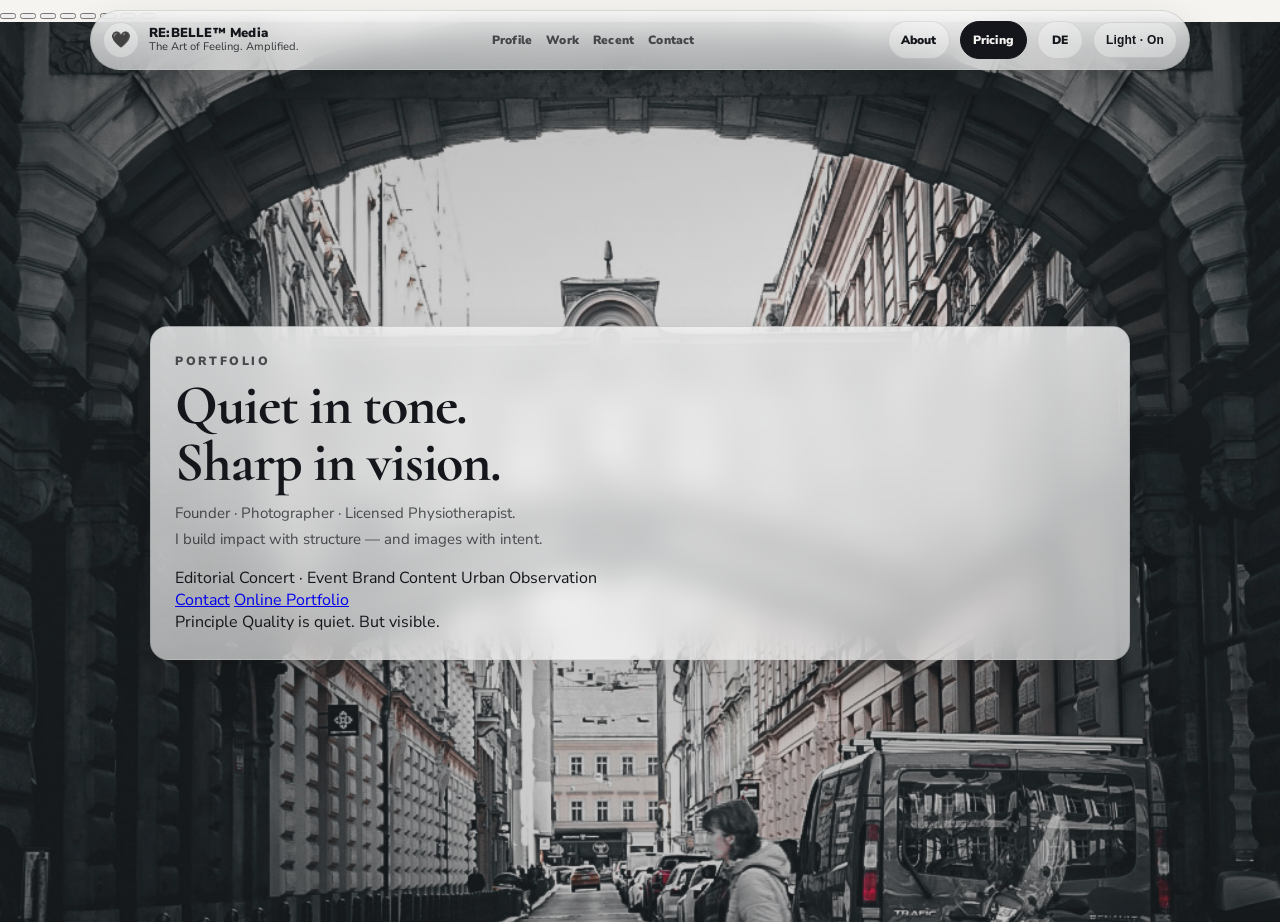
<file: en/index.html>
<!doctype html>
<html lang="en" data-theme="light">
<head>
  <meta charset="utf-8" />
  <meta name="viewport" content="width=device-width, initial-scale=1" />
  <title>RE:BELLE™ Media | Portfolio</title>
  <meta name="description" content="Portfolio – RE:BELLE™ Media. Founder & Photographer. The Art of Feeling. Amplified." />

  <link rel="preconnect" href="https://fonts.googleapis.com">
  <link rel="preconnect" href="https://fonts.gstatic.com" crossorigin>
  <link href="https://fonts.googleapis.com/css2?family=Cormorant:wght@400;600&family=Nunito+Sans:wght@400;600;800;900&display=swap" rel="stylesheet">

  <link rel="stylesheet" href="../styles.css" />
</head>

<body>
  <a class="skip" href="#panel-1">Skip to content</a>

  <header class="topbar" role="banner">
    <div class="topbar__inner">
      <div class="brand" aria-label="Brand">
        <span class="brand__mark" aria-hidden="true">🖤</span>
        <div class="brand__text">
          <div class="brand__name">RE:BELLE™ Media</div>
          <div class="brand__tag">The Art of Feeling. Amplified.</div>
        </div>
      </div>

      <nav class="nav" aria-label="Navigation">
        <a href="#panel-1">Profile</a>
        <a href="#panel-5">Work</a>
        <a href="#panel-7">Recent</a>
        <a href="#panel-8">Contact</a>
      </nav>

      <div class="topbar__actions">
        <a class="pill" href="../about.html">About</a>
        <a class="pill pill--accent" href="../Preisliste.html">Pricing</a>

        <a class="pill pill--lang" href="/" aria-label="Zur deutschen Version">DE</a>
        <button class="pill" id="themeBtn" type="button" aria-pressed="false" aria-label="Toggle theme">Light · On</button>
      </div>
    </div>
  </header>

  <aside class="dots" aria-label="Sections">
    <button class="dot is-active" data-to="panel-1" aria-label="Go to Profile"></button>
    <button class="dot" data-to="panel-2" aria-label="Go to Focus"></button>
    <button class="dot" data-to="panel-3" aria-label="Go to Perspective"></button>
    <button class="dot" data-to="panel-4" aria-label="Go to What I do"></button>
    <button class="dot" data-to="panel-5" aria-label="Go to Photography"></button>
    <button class="dot" data-to="panel-6" aria-label="Go to Collaboration"></button>
    <button class="dot" data-to="panel-7" aria-label="Go to Recent"></button>
    <button class="dot" data-to="panel-8" aria-label="Go to Contact"></button>
  </aside>

  <main class="snap" id="snapRoot">

    <section class="panel" id="panel-1" data-bg="../assets/images/street_02.jpg">
      <div class="panel__bg" aria-hidden="true"></div>
      <div class="panel__shade" aria-hidden="true"></div>

      <div class="panel__content">
        <div class="glass reveal">
          <p class="eyebrow">Portfolio</p>
          <h1 class="h1">Quiet in tone.<br><span class="accent">Sharp in vision.</span></h1>

          <p class="lead">
            Founder · Photographer · Licensed Physiotherapist.<br>
            I build impact with structure — and images with intent.
          </p>

          <div class="chips">
            <span class="chip">Editorial</span>
            <span class="chip">Concert · Event</span>
            <span class="chip">Brand Content</span>
            <span class="chip">Urban Observation</span>
          </div>

          <div class="ctaRow">
            <a class="cta" href="#panel-8">Contact</a>
            <a class="cta ghost" href="https://portfolio.rebellemedia.de/" target="_blank" rel="noopener">Online Portfolio</a>
          </div>

          <div class="mini">
            <span class="mini__label">Principle</span>
            <span class="mini__text">Quality is quiet. But visible.</span>
          </div>
        </div>
      </div>
    </section>

    <section class="panel" id="panel-2" data-bg="../assets/images/street_03.jpg">
      <div class="panel__bg" aria-hidden="true"></div>
      <div class="panel__shade" aria-hidden="true"></div>

      <div class="panel__content">
        <div class="glass reveal">
          <p class="eyebrow">Swiss-Professional</p>
          <h2 class="h2">Substance over spectacle.</h2>
          <p class="lead">
            Calm, precise, long-term. No empty promises — clear decisions and work that holds up under pressure.
          </p>

          <div class="grid2">
            <div class="card">
              <h3>How I work</h3>
              <p>Observe. Distill. Execute. No noise. No drama.</p>
            </div>
            <div class="card">
              <h3>What matters</h3>
              <p>Quality, responsibility, timing — and a look that doesn’t need explaining.</p>
            </div>
          </div>
        </div>
      </div>
    </section>

    <section class="panel" id="panel-3" data-bg="../assets/images/urban_01.jpg">
      <div class="panel__bg" aria-hidden="true"></div>
      <div class="panel__shade" aria-hidden="true"></div>

      <div class="panel__content">
        <div class="glass reveal">
          <p class="eyebrow">Perspective</p>
          <h2 class="h2">I don’t show everything.<br>I show what matters.</h2>
          <p class="lead">Story without sugar. Aesthetics without decoration. Clarity without coldness.</p>

          <ul class="list">
            <li><span class="bullet"></span><span>Discreet presence over self-display</span></li>
            <li><span class="bullet"></span><span>Editorial feeling with structure</span></li>
            <li><span class="bullet"></span><span>Impact in the frame: rhythm, line, breath</span></li>
          </ul>

          <div class="mini">
            <span class="mini__label">Method</span>
            <span class="mini__text">I observe before I judge.</span>
          </div>
        </div>
      </div>
    </section>

    <section class="panel" id="panel-4" data-bg="../assets/images/street_01.jpg">
      <div class="panel__bg" aria-hidden="true"></div>
      <div class="panel__shade" aria-hidden="true"></div>

      <div class="panel__content">
        <div class="glass reveal">
          <p class="eyebrow">What I do</p>
          <h2 class="h2">Photography + strategy.<br>Cleanly connected.</h2>
          <p class="lead">
            I combine image language, structure, and emotion — so brands don’t have to get louder, just clearer.
          </p>

          <div class="grid3">
            <div class="stat"><div class="stat__num">Editorial</div><div class="stat__label">Worlds</div></div>
            <div class="stat"><div class="stat__num">Event</div><div class="stat__label">Presence</div></div>
            <div class="stat"><div class="stat__num">Brand</div><div class="stat__label">Impact</div></div>
          </div>
        </div>
      </div>
    </section>

    <section class="panel" id="panel-5" data-bg="../assets/images/street_02.jpg">
      <div class="panel__bg" aria-hidden="true"></div>
      <div class="panel__shade" aria-hidden="true"></div>

      <div class="panel__content">
        <div class="glass reveal">
          <p class="eyebrow">Photography</p>
          <h2 class="h2">Concert · Event · Editorial.</h2>
          <p class="lead">
            If you need visuals that don’t feel like advertising — but like intent.
          </p>

          <div class="grid2">
            <div class="card"><h3>Concert / Event</h3><p>Movement, light, proximity — without polishing away the truth.</p></div>
            <div class="card"><h3>Editorial / Brand</h3><p>Reduced, premium, clear. Built for high-end contexts.</p></div>
          </div>

          <div class="ctaRow">
            <a class="cta ghost" href="https://portfolio.rebellemedia.de/" target="_blank" rel="noopener">View Portfolio</a>
            <a class="cta" href="#panel-8">Contact</a>
          </div>
        </div>
      </div>
    </section>

    <section class="panel" id="panel-6" data-bg="../assets/images/street_03.jpg">
      <div class="panel__bg" aria-hidden="true"></div>
      <div class="panel__shade" aria-hidden="true"></div>

      <div class="panel__content">
        <div class="glass reveal">
          <p class="eyebrow">Collaboration</p>
          <h2 class="h2">If you want quality<br>that doesn’t shout.</h2>
          <p class="lead">
            Collaborations, brand content, editorials, concert sessions — clear process, clean communication, calm execution.
          </p>

          <ul class="list">
            <li><span class="bullet"></span><span>Editorial series</span></li>
            <li><span class="bullet"></span><span>Brand content with substance</span></li>
            <li><span class="bullet"></span><span>Event & concert photography</span></li>
          </ul>
        </div>
      </div>
    </section>

    <section class="panel panel--clean" id="panel-7">
      <div class="panel__content">
        <div class="cleanHead reveal">
          <p class="eyebrow">Recent · Observations</p>
          <h2 class="h2">City. Transitions. People in-between.</h2>
          <p class="lead">No explanation. Just vision.</p>
        </div>

        <div class="gallery reveal delay-150" aria-label="Recent work gallery">
          <figure class="shot"><img src="../assets/images/street_01.jpg" alt="Recent work 01" loading="lazy"></figure>
          <figure class="shot"><img src="../assets/images/street_02.jpg" alt="Recent work 02" loading="lazy"></figure>
          <figure class="shot"><img src="../assets/images/street_03.jpg" alt="Recent work 03" loading="lazy"></figure>
          <figure class="shot"><img src="../assets/images/urban_01.jpg" alt="Recent work 04" loading="lazy"></figure>
        </div>

        <div class="cleanFoot reveal delay-150">
          <div class="mini">
            <span class="mini__label">Method</span>
            <span class="mini__text">I observe before I judge.</span>
          </div>
        </div>
      </div>
    </section>

    <section class="panel panel--final" id="panel-8">
      <div class="panel__content">
        <div class="finalStack reveal">
          <div class="finalGrid" aria-label="Final landscapes">
            <figure class="finalShot">
              <img src="../assets/images/landscape_final_01.jpg" alt="Landscape – layers and quiet" loading="lazy">
            </figure>
            <figure class="finalShot">
              <img src="../assets/images/landscape_final_02.jpg" alt="River – light and mist" loading="lazy">
            </figure>
          </div>
          <p class="finalLine">Space works — when you let it.</p>
        </div>

        <div class="contactBlock reveal delay-150">
          <p class="eyebrow">Contact</p>
          <h2 class="h2">Inquiries</h2>

          <div class="contact">
            <a class="contact__item" href="mailto:rebelle.media.creator@gmail.com">
              <span class="contact__k">Mail</span><span class="contact__v">rebelle.media.creator@gmail.com</span>
            </a>
            <a class="contact__item" href="https://portfolio.rebellemedia.de/" target="_blank" rel="noopener">
              <span class="contact__k">Portfolio</span><span class="contact__v">portfolio.rebellemedia.de</span>
            </a>
            <a class="contact__item" href="https://newwomanintheshop.com" target="_blank" rel="noopener">
              <span class="contact__k">Shop</span><span class="contact__v">newwomanintheshop.com</span>
            </a>
            <a class="contact__item" href="https://quiet.rebellemedia.de" target="_blank" rel="noopener">
              <span class="contact__k">Concierge</span><span class="contact__v">quiet.rebellemedia.de</span>
            </a>
          </div>

          <footer class="rb-footer">
            <p>🖤 RE:BELLE™ Media</p>
            <p class="rb-footer__tag">The Art of Feeling. Amplified.</p>
            <p class="rb-footer__links">🖤rebelle.media.creator@gmail.com&nbsp;&nbsp; 🖤newwomanintheshop.com&nbsp;&nbsp; 🖤quiet.rebellemedia.de</p>
          </footer>
        </div>
      </div>
    </section>

  </main>

  <script src="../app.js"></script>
</body>
</html>
</file>
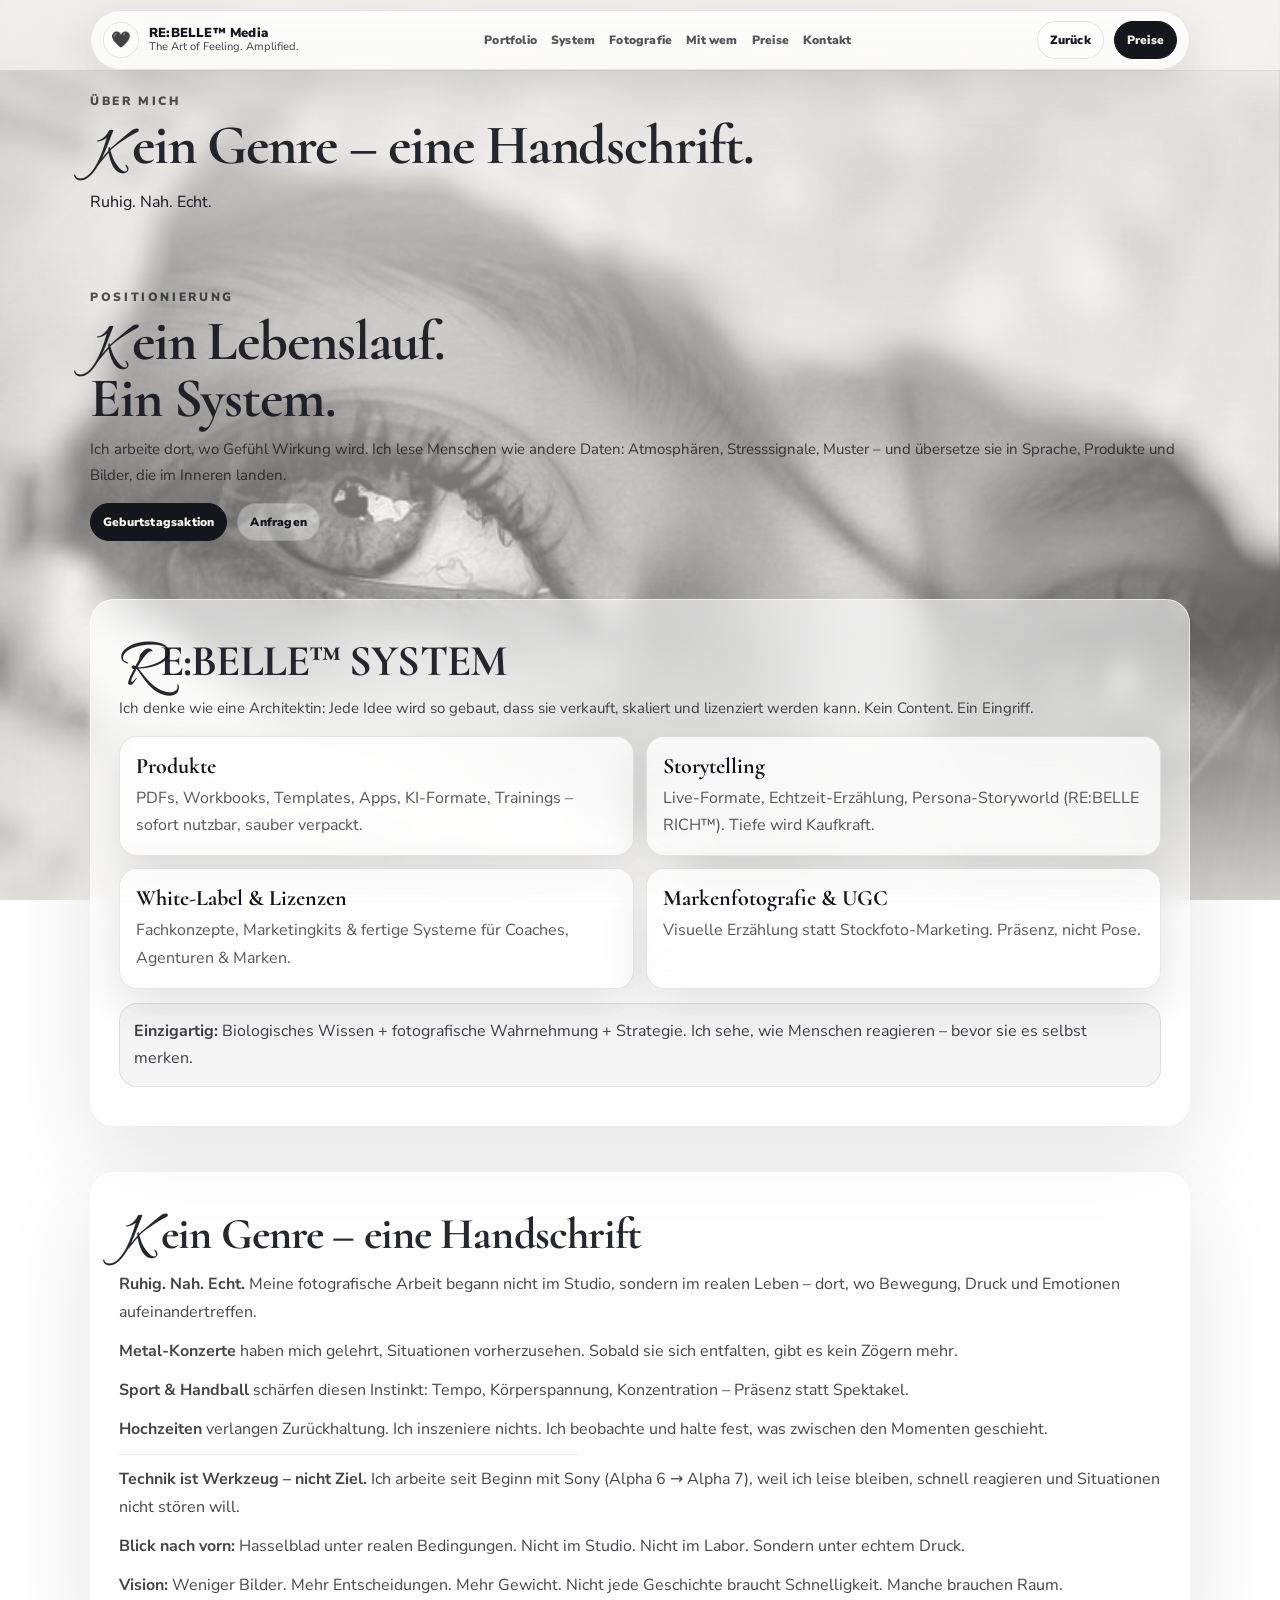
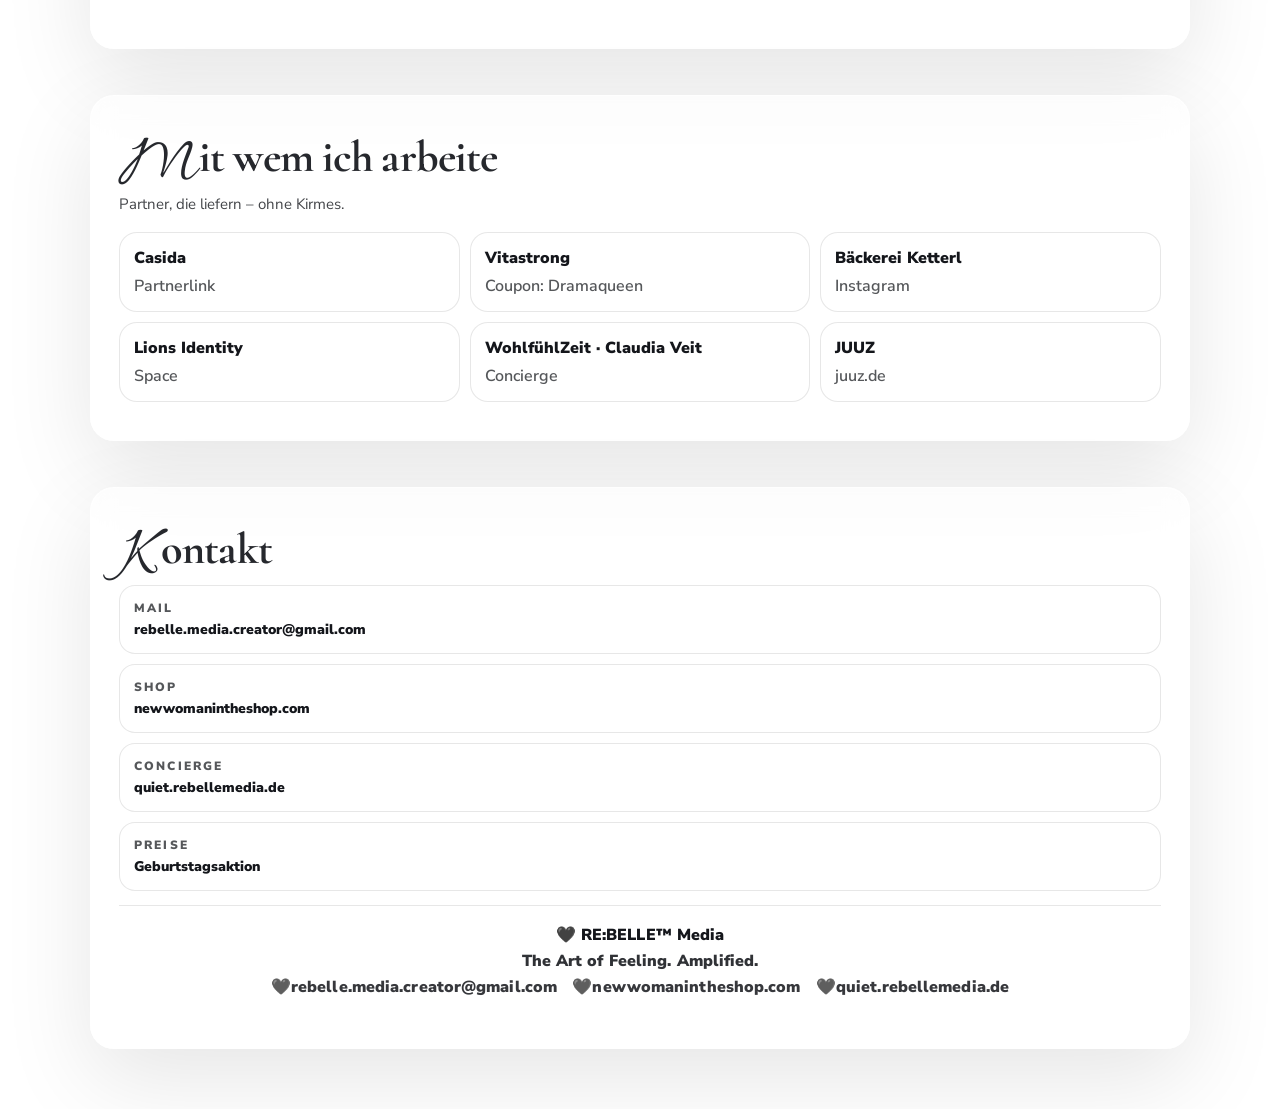
<file: About.html>
<!doctype html>
<html lang="de" data-theme="light">
<head>
  <meta charset="utf-8" />
  <meta name="viewport" content="width=device-width, initial-scale=1" />
  <title>RE:BELLE™ Media | Über mich</title>
  <meta name="description" content="Kein Lebenslauf. Ein System. Fotografie, Storytelling, digitale Produkte, White-Label." />

  <link rel="preconnect" href="https://fonts.googleapis.com">
  <link rel="preconnect" href="https://fonts.gstatic.com" crossorigin>
  <link href="https://fonts.googleapis.com/css2?family=Allura&family=Cormorant:wght@400;600&family=Nunito+Sans:wght@400;600;800;900&display=swap" rel="stylesheet">

  <link rel="stylesheet" href="styles.css" />
</head>

<body class="page-static about">
  <a class="skip" href="#main">Zum Inhalt springen</a>

  <header class="topbar topbar--static" role="banner">
    <div class="topbar__inner">
      <div class="brand" aria-label="Marke">
        <span class="brand__mark" aria-hidden="true">🖤</span>
        <div class="brand__text">
          <div class="brand__name">RE:BELLE™ Media</div>
          <div class="brand__tag">The Art of Feeling. Amplified.</div>
        </div>
      </div>

      <nav class="nav nav--inline" aria-label="Navigation">
        <a href="index.html">Portfolio</a>
        <a href="#system">System</a>
        <a href="#foto">Fotografie</a>
        <a href="#partner">Mit wem</a>
        <a href="Preisliste.html">Preise</a>
        <a href="#kontakt">Kontakt</a>
      </nav>

      <div class="topbar__actions">
        <a class="pill" href="index.html">Zurück</a>
        <a class="pill pill--accent" href="Preisliste.html">Preise</a>
      </div>
    </div>
  </header>

  <main id="main" class="static">

<section class="aboutHero">
  <div class="aboutHero__shade"></div>
  <div class="aboutHero__inner">
    <p class="eyebrow">ÜBER MICH</p>
    <h1 class="h1"><span class="dropcapA">K</span>ein Genre – eine Handschrift.</h1>
    <p class="aboutHero__sub">Ruhig. Nah. Echt.</p>
  </div>
</section>


    <!-- POSITIONIERUNG -->
    <section class="staticHero">
      <p class="eyebrow">POSITIONIERUNG</p>
      <h1 class="h1"><span class="dropcapA">K</span>ein Lebenslauf.<br>Ein System.</h1>
      <p class="lead">
        Ich arbeite dort, wo Gefühl Wirkung wird. Ich lese Menschen wie andere Daten:
        Atmosphären, Stresssignale, Muster – und übersetze sie in Sprache, Produkte und Bilder, die im Inneren landen.
      </p>
      <div class="staticCtas">
        <a class="pill pill--accent" href="Preisliste.html">Geburtstagsaktion</a>
        <a class="pill" href="#kontakt">Anfragen</a>
      </div>
    </section>

    <!-- SYSTEM -->
    <section class="staticSection" id="system">
      <h2 class="h2"><span class="dropcapA">R</span>E:BELLE™ SYSTEM</h2>
      <p class="lead">
        Ich denke wie eine Architektin: Jede Idee wird so gebaut, dass sie verkauft, skaliert und lizenziert werden kann.
        Kein Content. Ein Eingriff.
      </p>

      <div class="staticGrid">
        <article class="staticCard">
          <h3>Produkte</h3>
          <p>PDFs, Workbooks, Templates, Apps, KI-Formate, Trainings – sofort nutzbar, sauber verpackt.</p>
        </article>
        <article class="staticCard">
          <h3>Storytelling</h3>
          <p>Live-Formate, Echtzeit-Erzählung, Persona-Storyworld (RE:BELLE RICH™). Tiefe wird Kaufkraft.</p>
        </article>
        <article class="staticCard">
          <h3>White-Label & Lizenzen</h3>
          <p>Fachkonzepte, Marketingkits & fertige Systeme für Coaches, Agenturen & Marken.</p>
        </article>
        <article class="staticCard">
          <h3>Markenfotografie & UGC</h3>
          <p>Visuelle Erzählung statt Stockfoto-Marketing. Präsenz, nicht Pose.</p>
        </article>
      </div>

      <div class="staticNote">
        <b>Einzigartig:</b> Biologisches Wissen + fotografische Wahrnehmung + Strategie.
        Ich sehe, wie Menschen reagieren – bevor sie es selbst merken.
      </div>
    </section>

    <!-- FOTO -->
    <section class="staticSection" id="foto">
      <h2 class="h2"><span class="dropcapA">K</span>ein Genre – eine Handschrift</h2>

      <div class="staticProse">
        <p><b>Ruhig. Nah. Echt.</b> Meine fotografische Arbeit begann nicht im Studio, sondern im realen Leben – dort, wo Bewegung, Druck und Emotionen aufeinandertreffen.</p>
        <p><b>Metal-Konzerte</b> haben mich gelehrt, Situationen vorherzusehen. Sobald sie sich entfalten, gibt es kein Zögern mehr.</p>
        <p><b>Sport & Handball</b> schärfen diesen Instinkt: Tempo, Körperspannung, Konzentration – Präsenz statt Spektakel.</p>
        <p><b>Hochzeiten</b> verlangen Zurückhaltung. Ich inszeniere nichts. Ich beobachte und halte fest, was zwischen den Momenten geschieht.</p>

        <p class="staticSep"><span></span></p>

        <p><b>Technik ist Werkzeug – nicht Ziel.</b> Ich arbeite seit Beginn mit Sony (Alpha 6 → Alpha 7), weil ich leise bleiben, schnell reagieren und Situationen nicht stören will.</p>
        <p><b>Blick nach vorn:</b> Hasselblad unter realen Bedingungen. Nicht im Studio. Nicht im Labor. Sondern unter echtem Druck.</p>
        <p><b>Vision:</b> Weniger Bilder. Mehr Entscheidungen. Mehr Gewicht. Nicht jede Geschichte braucht Schnelligkeit. Manche brauchen Raum.</p>
      </div>
    </section>

    <!-- PARTNER -->
    <section class="staticSection" id="partner">
      <h2 class="h2"><span class="dropcapA">M</span>it wem ich arbeite</h2>
      <p class="lead">Partner, die liefern – ohne Kirmes.</p>

      <div class="partnerGrid">
        <a class="partnerItem" href="https://casida.com/?ref=dramaqueen" target="_blank" rel="noopener">Casida <span>Partnerlink</span></a>
        <a class="partnerItem" href="https://vitastrong.it/?coupon=Dramaqueen" target="_blank" rel="noopener">Vitastrong <span>Coupon: Dramaqueen</span></a>
        <a class="partnerItem" href="https://www.instagram.com/ketterl.baecker?igsh=MXFwOWpoeXRydG8wcQ==" target="_blank" rel="noopener">Bäckerei Ketterl <span>Instagram</span></a>
        <a class="partnerItem" href="https://lions-identity.manus.space/" target="_blank" rel="noopener">Lions Identity <span>Space</span></a>
        <a class="partnerItem" href="https://www.wohlfuehlzeit-claudiaveit.com/massageangebote" target="_blank" rel="noopener">WohlfühlZeit · Claudia Veit <span>Concierge</span></a>
        <a class="partnerItem" href="https://juuz.de" target="_blank" rel="noopener">JUUZ <span>juuz.de</span></a>
      </div>
    </section>

    <!-- KONTAKT -->
    <section class="staticSection" id="kontakt">
      <h2 class="h2"><span class="dropcapA">K</span>ontakt</h2>
      <div class="contact">
        <a class="contact__item" href="mailto:rebelle.media.creator@gmail.com"><span class="contact__k">Mail</span><span class="contact__v">rebelle.media.creator@gmail.com</span></a>
        <a class="contact__item" href="https://newwomanintheshop.com" target="_blank" rel="noopener"><span class="contact__k">Shop</span><span class="contact__v">newwomanintheshop.com</span></a>
        <a class="contact__item" href="https://quiet.rebellemedia.de" target="_blank" rel="noopener"><span class="contact__k">Concierge</span><span class="contact__v">quiet.rebellemedia.de</span></a>
        <a class="contact__item" href="Preisliste.html"><span class="contact__k">Preise</span><span class="contact__v">Geburtstagsaktion</span></a>
      </div>

      <footer class="rb-footer">
        <p>🖤 RE:BELLE™ Media</p>
        <p class="rb-footer__tag">The Art of Feeling. Amplified.</p>
        <p class="rb-footer__links">🖤rebelle.media.creator@gmail.com&nbsp;&nbsp; 🖤newwomanintheshop.com&nbsp;&nbsp; 🖤quiet.rebellemedia.de</p>
      </footer>
    </section>

  </main>
</body>
</html>
</file>
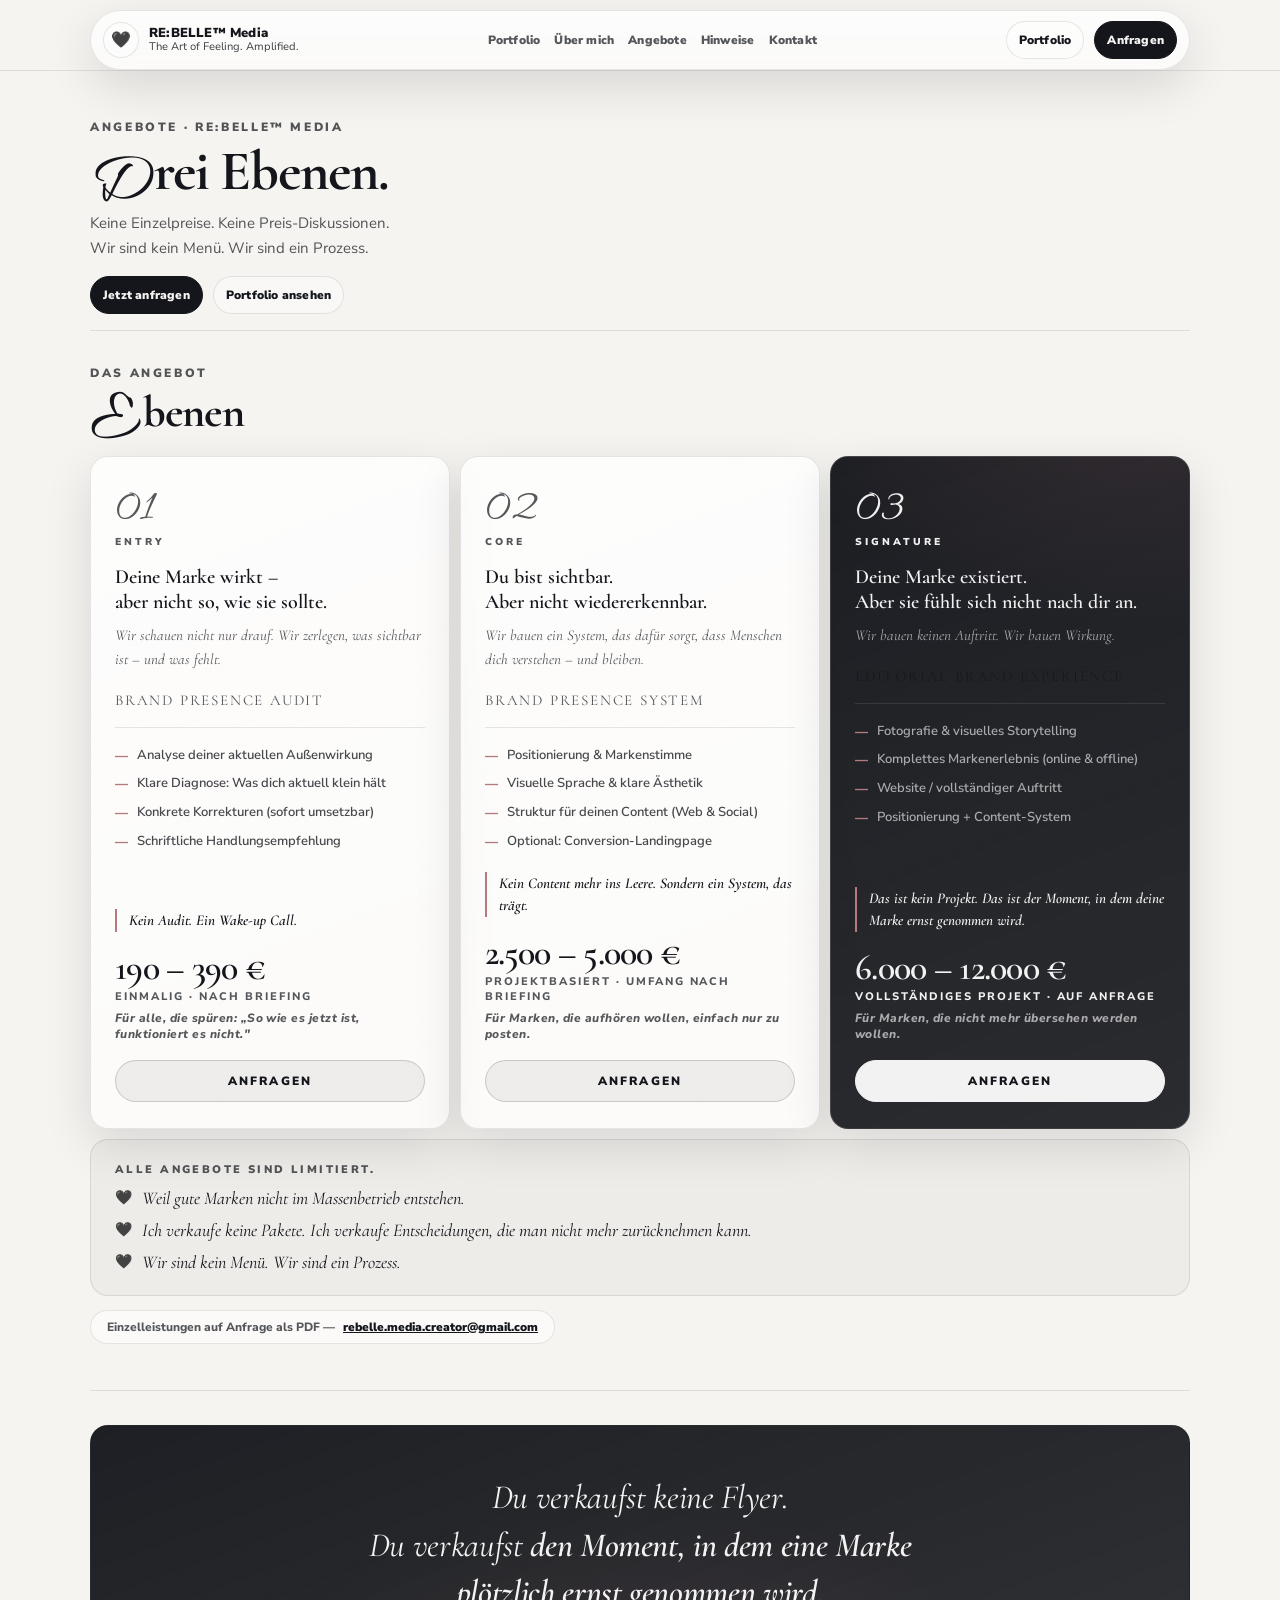
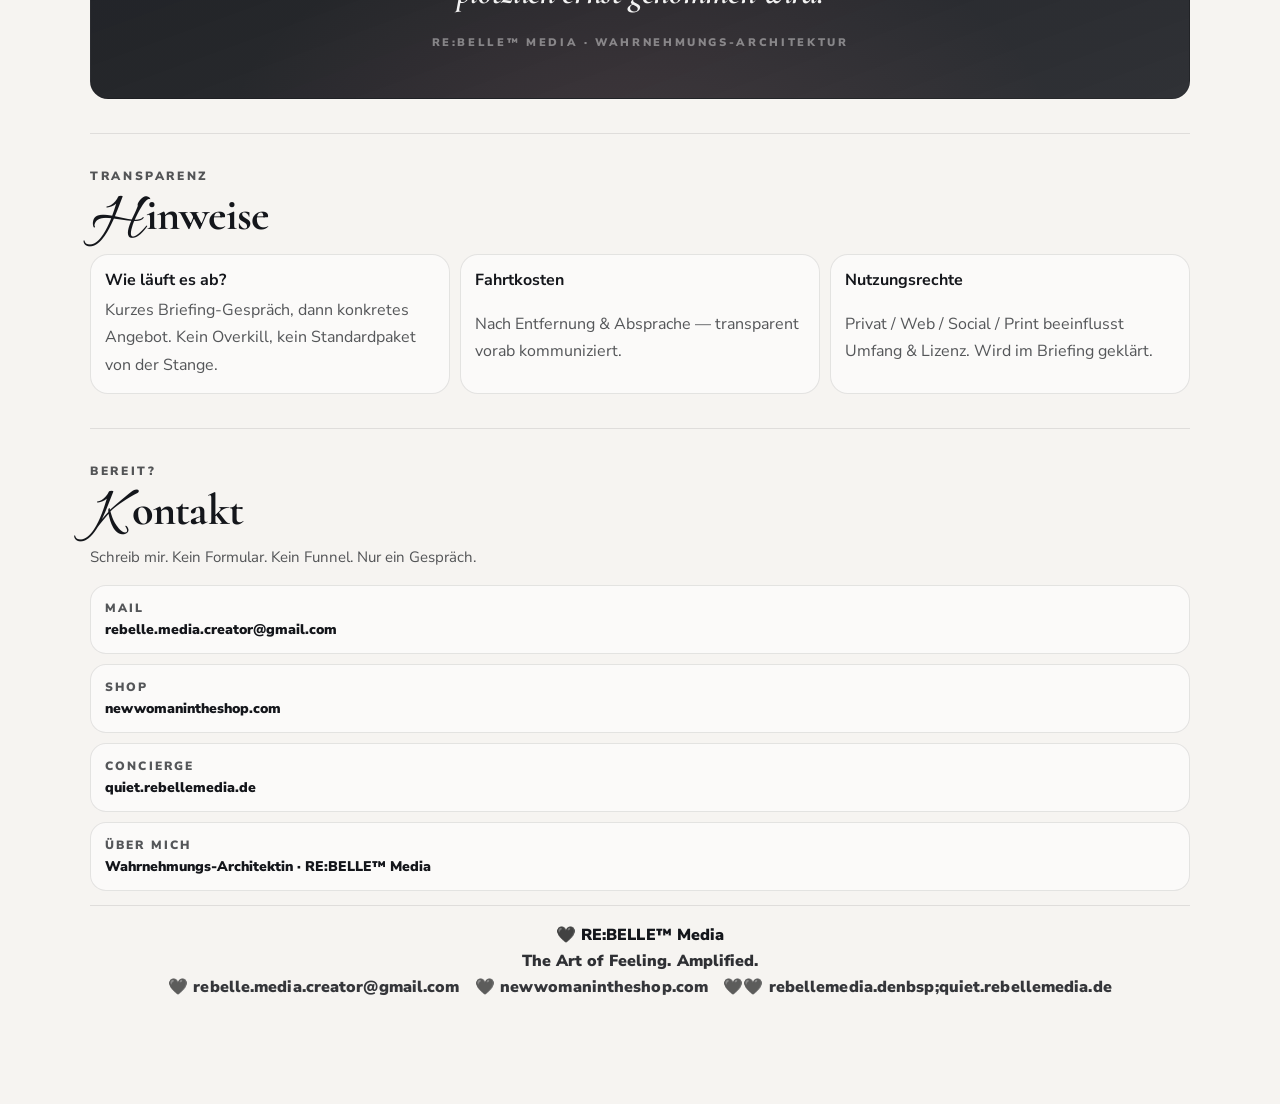
<file: Preisliste.html>
<!doctype html>
<html lang="de" data-theme="light">
<head>
  <meta charset="utf-8" />
  <meta name="viewport" content="width=device-width, initial-scale=1" />
  <title>RE:BELLE™ Media | Angebote</title>
  <meta name="description" content="Drei Ebenen. Keine Kompromisse. Markenwahrnehmung, die wirkt." />

  <link rel="preconnect" href="https://fonts.googleapis.com">
  <link rel="preconnect" href="https://fonts.gstatic.com" crossorigin>
  <link href="https://fonts.googleapis.com/css2?family=Allura&family=Cormorant:ital,wght@0,400;0,600;1,400&family=Nunito+Sans:wght@400;600;800;900&display=swap" rel="stylesheet">
  <link rel="stylesheet" href="styles.css" />

  <style>
    /* ── tiers ── */
    .tiers {
      display: grid;
      grid-template-columns: 1fr;
      gap: 2px;
      margin-top: 18px;
    }
    @media (min-width: 900px) {
      .tiers { grid-template-columns: repeat(3, 1fr); gap: 10px; }
    }

    .tier {
      position: relative;
      border: 1px solid var(--stroke);
      border-radius: var(--radius);
      padding: 30px 24px 26px;
      background: linear-gradient(160deg, var(--glass), var(--glass2));
      box-shadow: var(--shadow);
      display: flex;
      flex-direction: column;
      overflow: hidden;
      transition: box-shadow .25s ease, border-color .25s ease;
    }
    .tier:hover {
      border-color: var(--stroke2);
      box-shadow: 0 28px 70px rgba(0,0,0,.16);
    }

    /* Signature – dark */
    .tier--signature {
      background: linear-gradient(160deg, rgba(20,22,27,.97), rgba(20,22,27,.90));
      border-color: rgba(255,255,255,.13);
    }
    .tier--signature .tier__number,
    .tier--signature .tier__label,
    .tier--signature h3,
    .tier--signature .tier__hook,
    .tier--signature .tier__method,
    .tier--signature .tier__price,
    .tier--signature .tier__price-note { color: #f2f2f2; }
    .tier--signature .tier__subhook,
    .tier--signature .tier__item,
    .tier--signature .tier__footer { color: rgba(242,242,242,.65); }
    .tier--signature .tier__divider { background: rgba(255,255,255,.10); }
    .tier--signature .tier__item::before { color: var(--accent); }
    .tier--signature .tier__cta { background: #f2f2f2; color: #14161b; border-color: #f2f2f2; }
    .tier--signature .tier__cta:hover { background: var(--accent); border-color: var(--accent); color: #fff; }
    .tier--signature::before {
      content: "";
      position: absolute; inset: 0;
      background: radial-gradient(600px 400px at 85% -10%, rgba(181,122,126,.15), transparent 60%);
      pointer-events: none;
    }

    .tier__number {
      font-family: "Allura", cursive;
      font-size: 46px;
      line-height: 1;
      color: var(--muted);
      margin: 0 0 2px;
    }
    .tier__label {
      font-size: 10px;
      font-weight: 900;
      letter-spacing: .30em;
      text-transform: uppercase;
      color: var(--muted);
      margin: 0 0 16px;
    }

    /* hook = problem first */
    .tier__hook {
      font-family: "Cormorant", Georgia, serif;
      font-size: clamp(17px, 2vw, 20px);
      font-weight: 600;
      line-height: 1.25;
      color: var(--fg);
      margin: 0 0 8px;
    }
    .tier__subhook {
      font-family: "Cormorant", Georgia, serif;
      font-size: 15px;
      font-style: italic;
      line-height: 1.6;
      color: var(--muted);
      margin: 0 0 20px;
    }

    h3.tier__name {
      font-family: "Cormorant", Georgia, serif;
      font-size: clamp(13px, 1.4vw, 15px);
      font-weight: 400;
      letter-spacing: .12em;
      text-transform: uppercase;
      color: var(--muted);
      margin: 0 0 18px;
    }

    .tier__divider { height: 1px; background: var(--stroke); margin: 0 0 18px; }

    /* method line */
    .tier__method {
      font-size: 13px;
      font-weight: 600;
      color: rgba(20,22,27,.75);
      margin: 0 0 14px;
      line-height: 1.5;
    }

    .tier__items {
      list-style: none;
      padding: 0; margin: 0 0 20px;
      display: flex; flex-direction: column; gap: 9px;
      flex: 1;
    }
    .tier__item {
      font-size: 13px;
      font-weight: 600;
      color: rgba(20,22,27,.78);
      display: flex; align-items: flex-start; gap: 9px;
      line-height: 1.45;
    }
    .tier__item::before {
      content: "—";
      font-weight: 900;
      color: var(--accent);
      flex-shrink: 0;
      margin-top: 1px;
    }

    /* selling sentence */
    .tier__sell {
      font-family: "Cormorant", Georgia, serif;
      font-size: 15px;
      font-style: italic;
      font-weight: 600;
      line-height: 1.5;
      color: var(--fg);
      border-left: 2px solid var(--accent);
      padding-left: 12px;
      margin: 0 0 18px;
    }
    .tier--signature .tier__sell { color: #f2f2f2; border-color: var(--accent); }

    .tier__price {
      font-family: "Cormorant", Georgia, serif;
      font-size: clamp(28px, 3.4vw, 36px);
      font-weight: 600;
      letter-spacing: -.02em;
      color: var(--fg);
      margin: 0 0 3px;
      line-height: 1;
    }
    .tier__price-note {
      font-size: 11px; font-weight: 800;
      letter-spacing: .18em; text-transform: uppercase;
      color: var(--muted); margin: 0 0 6px;
    }

    /* for-whom */
    .tier__footer {
      font-size: 12px;
      font-weight: 800;
      color: var(--muted);
      letter-spacing: .04em;
      margin: 0 0 18px;
      font-style: italic;
    }

    .tier__cta {
      display: inline-flex; align-items: center; justify-content: center;
      width: 100%; padding: 12px 18px; border-radius: 999px;
      border: 1px solid var(--stroke2);
      background: rgba(20,22,27,.06);
      color: var(--fg);
      font-size: 12px; font-weight: 900;
      letter-spacing: .18em; text-transform: uppercase;
      text-decoration: none;
      transition: background .2s, border-color .2s, color .2s;
      margin-top: auto;
    }
    .tier__cta:hover { background: var(--fg); color: var(--bg); border-color: var(--fg); }

    /* ── below-tiers strip ── */
    .tierFooter {
      margin-top: 10px;
      border: 1px solid var(--stroke);
      border-radius: var(--radius);
      padding: 22px 24px;
      background: rgba(20,22,27,.03);
      display: flex;
      flex-direction: column;
      gap: 10px;
    }
    .tierFooter__line {
      font-family: "Cormorant", Georgia, serif;
      font-size: clamp(15px, 2vw, 18px);
      font-style: italic;
      color: var(--fg);
      margin: 0;
      display: flex;
      gap: 10px;
      align-items: flex-start;
    }
    .tierFooter__line span.mark {
      font-style: normal;
      font-size: 14px;
      flex-shrink: 0;
      margin-top: 2px;
    }
    .tierFooter__limited {
      font-size: 11px; font-weight: 900;
      letter-spacing: .22em; text-transform: uppercase;
      color: var(--muted); margin: 0;
    }

    /* ── pointe ── */
    .pointeWrap {
      padding: 48px 32px;
      border: 1px solid var(--stroke);
      border-radius: var(--radius);
      background: linear-gradient(160deg, rgba(20,22,27,.96), rgba(20,22,27,.88));
      text-align: center;
      position: relative;
      overflow: hidden;
    }
    .pointeWrap::before {
      content: "";
      position: absolute; inset: 0;
      background: radial-gradient(700px 400px at 50% 120%, rgba(181,122,126,.15), transparent 60%);
      pointer-events: none;
    }
    .pointeWrap blockquote {
      position: relative;
      margin: 0;
      font-family: "Cormorant", Georgia, serif;
      font-size: clamp(22px, 3.2vw, 34px);
      font-style: italic;
      font-weight: 400;
      line-height: 1.4;
      color: #f2f2f2;
      letter-spacing: -.01em;
    }
    .pointeWrap blockquote strong { font-weight: 600; }
    .pointeWrap cite {
      position: relative;
      display: block; margin-top: 18px;
      font-family: "Nunito Sans", sans-serif;
      font-size: 11px; font-weight: 900;
      letter-spacing: .24em; text-transform: uppercase;
      color: rgba(255,255,255,.42); font-style: normal;
    }

    .notePill {
      display: inline-flex; align-items: center; gap: 8px;
      border: 1px solid var(--stroke); border-radius: 999px;
      padding: 8px 16px; font-size: 12px; font-weight: 800;
      color: var(--muted); background: rgba(255,255,255,.55);
      margin-top: 14px;
    }
    .notePill a { color: var(--fg); font-weight: 900; }

    /* ── reveal ── */
    .reveal { opacity:0; transform:translateY(18px); transition:opacity .65s ease,transform .65s ease; }
    .reveal.is-in { opacity:1; transform:translateY(0); }
    .reveal.d1{transition-delay:.08s;} .reveal.d2{transition-delay:.16s;} .reveal.d3{transition-delay:.24s;}
    @media(prefers-reduced-motion:reduce){.reveal{transition:none;}}
  </style>
</head>

<body class="page-price">
  <a class="skip" href="#main">Zum Inhalt springen</a>

  <header class="topbar topbar--static" role="banner">
    <div class="topbar__inner">
      <div class="brand" aria-label="Marke">
        <span class="brand__mark" aria-hidden="true">🖤</span>
        <div class="brand__text">
          <div class="brand__name">RE:BELLE™ Media</div>
          <div class="brand__tag">The Art of Feeling. Amplified.</div>
        </div>
      </div>
      <nav class="nav nav--inline" aria-label="Navigation">
        <a href="index.html">Portfolio</a>
        <a href="About.html">Über mich</a>
        <a href="#angebote">Angebote</a>
        <a href="#hinweise">Hinweise</a>
        <a href="#kontakt">Kontakt</a>
      </nav>
      <div class="topbar__actions">
        <a class="pill" href="index.html">Portfolio</a>
        <a class="pill pill--accent" href="#kontakt">Anfragen</a>
      </div>
    </div>
  </header>

  <main id="main" class="static">

    <section class="staticHero">
      <p class="eyebrow">Angebote · RE:BELLE™ Media</p>
      <h1 class="h1"><span class="dropcapA">D</span>rei Ebenen.</h1>
      <p class="lead" style="max-width:560px;">
        Keine Einzelpreise. Keine Preis-Diskussionen.<br>
        Wir sind kein Menü. Wir sind ein Prozess.
      </p>
      <div class="staticCtas">
        <a class="pill pill--accent" href="#kontakt">Jetzt anfragen</a>
        <a class="pill" href="index.html">Portfolio ansehen</a>
      </div>
    </section>

    <section class="staticSection" id="angebote">
      <p class="eyebrow reveal">Das Angebot</p>
      <h2 class="h2 reveal d1"><span class="dropcapA">E</span>benen</h2>

      <div class="tiers">

        <!-- 01 ENTRY -->
        <article class="tier reveal">
          <p class="tier__number">01</p>
          <p class="tier__label">Entry</p>

          <p class="tier__hook">Deine Marke wirkt –<br>aber nicht so, wie sie sollte.</p>
          <p class="tier__subhook">Wir schauen nicht nur drauf. Wir zerlegen, was sichtbar ist – und was fehlt.</p>

          <h3 class="tier__name">Brand Presence Audit</h3>

          <div class="tier__divider"></div>

          <ul class="tier__items">
            <li class="tier__item">Analyse deiner aktuellen Außenwirkung</li>
            <li class="tier__item">Klare Diagnose: Was dich aktuell klein hält</li>
            <li class="tier__item">Konkrete Korrekturen (sofort umsetzbar)</li>
            <li class="tier__item">Schriftliche Handlungsempfehlung</li>
          </ul>

          <p class="tier__sell">Kein Audit. Ein Wake-up Call.</p>

          <p class="tier__price">190 – 390 €</p>
          <p class="tier__price-note">Einmalig · nach Briefing</p>
          <p class="tier__footer">Für alle, die spüren: „So wie es jetzt ist, funktioniert es nicht."</p>
          <a class="tier__cta" href="#kontakt">Anfragen</a>
        </article>

        <!-- 02 CORE -->
        <article class="tier reveal d1">
          <p class="tier__number">02</p>
          <p class="tier__label">Core</p>

          <p class="tier__hook">Du bist sichtbar.<br>Aber nicht wiedererkennbar.</p>
          <p class="tier__subhook">Wir bauen ein System, das dafür sorgt, dass Menschen dich verstehen – und bleiben.</p>

          <h3 class="tier__name">Brand Presence System</h3>

          <div class="tier__divider"></div>

          <ul class="tier__items">
            <li class="tier__item">Positionierung &amp; Markenstimme</li>
            <li class="tier__item">Visuelle Sprache &amp; klare Ästhetik</li>
            <li class="tier__item">Struktur für deinen Content (Web &amp; Social)</li>
            <li class="tier__item">Optional: Conversion-Landingpage</li>
          </ul>

          <p class="tier__sell">Kein Content mehr ins Leere. Sondern ein System, das trägt.</p>

          <p class="tier__price">2.500 – 5.000 €</p>
          <p class="tier__price-note">Projektbasiert · Umfang nach Briefing</p>
          <p class="tier__footer">Für Marken, die aufhören wollen, einfach nur zu posten.</p>
          <a class="tier__cta" href="#kontakt">Anfragen</a>
        </article>

        <!-- 03 SIGNATURE -->
        <article class="tier tier--signature reveal d2">
          <p class="tier__number">03</p>
          <p class="tier__label">Signature</p>

          <p class="tier__hook">Deine Marke existiert.<br>Aber sie fühlt sich nicht nach dir an.</p>
          <p class="tier__subhook">Wir bauen keinen Auftritt. Wir bauen Wirkung.</p>

          <h3 class="tier__name">Editorial Brand Experience</h3>

          <div class="tier__divider"></div>

          <ul class="tier__items">
            <li class="tier__item">Fotografie &amp; visuelles Storytelling</li>
            <li class="tier__item">Komplettes Markenerlebnis (online &amp; offline)</li>
            <li class="tier__item">Website / vollständiger Auftritt</li>
            <li class="tier__item">Positionierung + Content-System</li>
          </ul>

          <p class="tier__sell">Das ist kein Projekt. Das ist der Moment, in dem deine Marke ernst genommen wird.</p>

          <p class="tier__price">6.000 – 12.000 €</p>
          <p class="tier__price-note">Vollständiges Projekt · auf Anfrage</p>
          <p class="tier__footer">Für Marken, die nicht mehr übersehen werden wollen.</p>
          <a class="tier__cta" href="#kontakt">Anfragen</a>
        </article>

      </div>

      <!-- below tiers -->
      <div class="tierFooter reveal">
        <p class="tierFooter__limited">Alle Angebote sind limitiert.</p>
        <p class="tierFooter__line"><span class="mark">🖤</span>Weil gute Marken nicht im Massenbetrieb entstehen.</p>
        <p class="tierFooter__line"><span class="mark">🖤</span>Ich verkaufe keine Pakete. Ich verkaufe Entscheidungen, die man nicht mehr zurücknehmen kann.</p>
        <p class="tierFooter__line"><span class="mark">🖤</span>Wir sind kein Menü. Wir sind ein Prozess.</p>
      </div>

      <p class="notePill">
        Einzelleistungen auf Anfrage als PDF —
        <a href="mailto:rebelle.media.creator@gmail.com">rebelle.media.creator@gmail.com</a>
      </p>
    </section>

    <!-- Pointe -->
    <section class="staticSection">
      <div class="pointeWrap reveal">
        <blockquote>
          Du verkaufst keine Flyer.<br>
          Du verkaufst <strong>den Moment, in dem eine Marke<br>plötzlich ernst genommen wird.</strong>
        </blockquote>
        <cite>RE:BELLE™ Media · Wahrnehmungs-Architektur</cite>
      </div>
    </section>

    <section class="staticSection" id="hinweise">
      <p class="eyebrow reveal">Transparenz</p>
      <h2 class="h2 reveal d1"><span class="dropcapA">H</span>inweise</h2>
      <div class="faqGrid">
        <div class="faqItem reveal">
          <b>Wie läuft es ab?</b>
          <span>Kurzes Briefing-Gespräch, dann konkretes Angebot. Kein Overkill, kein Standardpaket von der Stange.</span>
        </div>
        <div class="faqItem reveal d1">
          <b>Fahrtkosten</b>
          <span>Nach Entfernung &amp; Absprache — transparent vorab kommuniziert.</span>
        </div>
        <div class="faqItem reveal d2">
          <b>Nutzungsrechte</b>
          <span>Privat / Web / Social / Print beeinflusst Umfang &amp; Lizenz. Wird im Briefing geklärt.</span>
        </div>
      </div>
    </section>

    <section class="staticSection" id="kontakt">
      <p class="eyebrow reveal">Bereit?</p>
      <h2 class="h2 reveal d1"><span class="dropcapA">K</span>ontakt</h2>
      <p class="lead reveal d2">Schreib mir. Kein Formular. Kein Funnel. Nur ein Gespräch.</p>
      <div class="contact">
        <a class="contact__item" href="mailto:rebelle.media.creator@gmail.com">
          <span class="contact__k">Mail</span>
          <span class="contact__v">rebelle.media.creator@gmail.com</span>
        </a>
        <a class="contact__item" href="https://newwomanintheshop.com" target="_blank" rel="noopener">
          <span class="contact__k">Shop</span>
          <span class="contact__v">newwomanintheshop.com</span>
        </a>
        <a class="contact__item" href="https://quiet.rebellemedia.de" target="_blank" rel="noopener">
          <span class="contact__k">Concierge</span>
          <span class="contact__v">quiet.rebellemedia.de</span>
        </a>
        <a class="contact__item" href="About.html">
          <span class="contact__k">Über mich</span>
          <span class="contact__v">Wahrnehmungs-Architektin · RE:BELLE™ Media</span>
        </a>
      </div>
      <footer class="rb-footer">
        <p>🖤 RE:BELLE™ Media</p>
        <p class="rb-footer__tag">The Art of Feeling. Amplified.</p>
        <p class="rb-footer__links">🖤&nbsp;rebelle.media.creator@gmail.com&nbsp;&nbsp; 🖤&nbsp;newwomanintheshop.com&nbsp;&nbsp; 🖤🖤&nbsp;rebellemedia.denbsp;quiet.rebellemedia.de</p>
      </footer>
    </section>

  </main>

  <script>
    const io = new IntersectionObserver(entries => {
      entries.forEach(e => { if(e.isIntersecting){e.target.classList.add('is-in');io.unobserve(e.target);} });
    }, {threshold:.10});
    document.querySelectorAll('.reveal').forEach(el => io.observe(el));
  </script>
</body>
</html>
</file>
<file: styles.css>
/* =========================================================
   RE:BELLE™ Media – styles.css (komplett neu, sauber, stabil)
   Mobile-first. Index (Panels) + Static Pages (About/Preise).
   ========================================================= */

/* ---------- Tokens ---------- */
:root{
  --bg:#f6f4f1;
  --fg:#14161b;
  --muted:rgba(20,22,27,.72);

  --glass:rgba(255,255,255,.78);
  --glass2:rgba(255,255,255,.62);
  --stroke:rgba(20,22,27,.10);
  --stroke2:rgba(20,22,27,.18);

  --accent:#b57a7e;
  --accent2:#6f97aa;

  --radius:18px;
  --shadow:0 16px 48px rgba(0,0,0,.12);
  --maxw:1100px;

  --topbar-h:72px;
}

/* Optional Dark (falls du später umschaltest) */
[data-theme="dark"]{
  --bg:#0f1115;
  --fg:#f2f2f2;
  --muted:rgba(242,242,242,.78);

  --glass:rgba(18,20,26,.66);
  --glass2:rgba(18,20,26,.46);
  --stroke:rgba(255,255,255,.10);
  --stroke2:rgba(255,255,255,.16);

  --shadow:0 18px 60px rgba(0,0,0,.45);
}

/* ---------- Base ---------- */
*{ box-sizing:border-box; }
html,body{ height:100%; }

body{
  margin:0;
  background:var(--bg);
  color:var(--fg);
  font-family:"Nunito Sans",system-ui,-apple-system,Segoe UI,Roboto,Arial,sans-serif;
  -webkit-font-smoothing:antialiased;
  -moz-osx-font-smoothing:grayscale;
}

/* Skip-Link */
.skip{
  position:absolute;
  left:-999px;
  top:10px;
  background:#fff;
  color:#000;
  padding:10px 12px;
  border-radius:10px;
  z-index:9999;
}
.skip:focus{ left:10px; }

/* ---------- Typography ---------- */
.h1,.h2{
  margin:0 0 10px;
  font-family:"Cormorant",Georgia,serif;
  letter-spacing:-.02em;
}
.h1{
  font-size:clamp(32px,6vw,56px);
  line-height:1.02;
}
.h2{
  font-size:clamp(26px,4.8vw,44px);
  line-height:1.06;
}

.eyebrow{
  margin:0 0 8px;
  font-weight:900;
  font-size:12px;
  letter-spacing:.22em;
  text-transform:uppercase;
  color:var(--muted);
}

.lead{
  margin:0 0 14px;
  font-size:15px;
  line-height:1.72;
  color:var(--muted);
}

.dropcapA{
  font-family:"Allura",cursive;
  font-weight:400;
  display:inline-block;
  transform:translateY(8px);
  margin-right:4px;
  font-size:70px;
  line-height:.65;
}

/* ---------- Buttons / Pills ---------- */
.pill{
  border:1px solid var(--stroke);
  background:rgba(255,255,255,.35);
  color:var(--fg);
  padding:10px 12px;
  border-radius:999px;
  font-weight:900;
  font-size:12px;
  letter-spacing:.2px;
  text-decoration:none;
  display:inline-flex;
  align-items:center;
  justify-content:center;
  gap:8px;
}
[data-theme="dark"] .pill{ background:rgba(255,255,255,.06); }
.pill:hover{ border-color:var(--stroke2); }

.pill--accent{
  background:var(--fg);
  color:var(--bg);
  border-color:var(--fg);
}

.pill--lang{
  min-width:46px;
}

/* ---------- Topbar ---------- */
.topbar{
  position:fixed;
  inset:0 0 auto 0;
  z-index:60;
  padding:10px 10px 0;
  pointer-events:none;
}

.topbar__inner{
  pointer-events:auto;
  display:flex;
  align-items:center;
  justify-content:space-between;
  gap:12px;

  margin:0 auto;
  max-width:var(--maxw);

  padding:10px 12px;
  border:1px solid var(--stroke);
  border-radius:999px;
  background:linear-gradient(180deg,var(--glass),var(--glass2));
  backdrop-filter:blur(14px);
  -webkit-backdrop-filter:blur(14px);
  box-shadow:var(--shadow);
}

.brand{
  display:flex;
  align-items:center;
  gap:10px;
  min-width:0;
}
.brand__mark{
  display:grid;
  place-items:center;
  width:36px;
  height:36px;
  border-radius:999px;
  border:1px solid var(--stroke);
  background:rgba(255,255,255,.35);
}
[data-theme="dark"] .brand__mark{ background:rgba(255,255,255,.08); }

.brand__text{ line-height:1.05; min-width:0; }
.brand__name{
  font-weight:900;
  letter-spacing:.2px;
  font-size:13px;
  white-space:nowrap;
  overflow:hidden;
  text-overflow:ellipsis;
}
.brand__tag{
  font-size:11px;
  opacity:.82;
  white-space:nowrap;
  overflow:hidden;
  text-overflow:ellipsis;
}

.nav{
  display:none;
  gap:14px;
}
.nav a{
  color:var(--muted);
  text-decoration:none;
  font-weight:900;
  font-size:12px;
  letter-spacing:.2px;
}
.nav a:hover{ color:var(--fg); }

.topbar__actions{
  display:flex;
  align-items:center;
  gap:10px;
}

@media (min-width:860px){
  .nav{ display:flex; }
}

/* ---------- Index: Snap Panels ---------- */
body.page-index{ overflow:hidden; } /* optional: wenn du body class setzt */

.snap{
  height:100vh;
  overflow-y:auto;
  scroll-snap-type:y proximity;
  scroll-behavior:smooth;
  scroll-padding-top:var(--topbar-h);
  -ms-overflow-style:none;
  scrollbar-width:none;
}
.snap::-webkit-scrollbar{ display:none; }

.panel{
  position:relative;
  height:100vh;
  scroll-snap-align:start;
  display:grid;
  align-items:center;
  overflow:hidden;
}

.panel__bg{
  position:absolute;
  inset:0;
  background-size:cover;
  background-position:center;
  z-index:0;
}

.panel__shade{
  position:absolute;
  inset:0;
  z-index:1;
  background:
    radial-gradient(900px 520px at 20% 30%, rgba(0,0,0,.06), transparent 60%),
    radial-gradient(900px 520px at 80% 70%, rgba(0,0,0,.08), transparent 60%),
    linear-gradient(180deg, rgba(0,0,0,.24), rgba(0,0,0,.14) 35%, rgba(0,0,0,.22));
  pointer-events:none;
}

.panel::after{
  content:"";
  position:absolute;
  inset:0;
  pointer-events:none;
  opacity:.10;
  z-index:2;
  background-image:url("data:image/svg+xml,%3Csvg viewBox='0 0 200 200' xmlns='http://www.w3.org/2000/svg'%3E%3Cfilter id='noise'%3E%3CfeTurbulence type='fractalNoise' baseFrequency='0.85' numOctaves='4' stitchTiles='stitch'/%3E%3C/filter%3E%3Crect width='100%25' height='100%25' filter='url(%23noise)' opacity='0.16'/%3E%3C/svg%3E");
}

.panel__content{
  position:relative;
  z-index:10;
  width:min(980px, calc(100% - 28px));
  margin:0 auto;
  padding:calc(var(--topbar-h) + 2px) 0 32px;
}

.glass{
  border:1px solid var(--stroke);
  background:linear-gradient(180deg,var(--glass),var(--glass2));
  backdrop-filter:blur(16px);
  -webkit-backdrop-filter:blur(16px);
  border-radius:var(--radius);
  box-shadow:var(--shadow);
  padding:18px 16px;
}
@media (min-width:680px){
  .glass{ padding:26px 24px; }
}

/* Cards / grids (Index & Static) */
.grid2{
  display:grid;
  grid-template-columns:1fr;
  gap:10px;
  margin-top:12px;
}
@media (min-width:720px){
  .grid2{ grid-template-columns:1fr 1fr; }
}

.grid3{
  display:grid;
  grid-template-columns:repeat(3, 1fr);
  gap:10px;
  margin-top:12px;
}

.card{
  border:1px solid var(--stroke);
  background:rgba(255,255,255,.55);
  border-radius:16px;
  padding:14px;
}
[data-theme="dark"] .card{ background:rgba(255,255,255,.05); }
.card h3{
  margin:0 0 6px;
  font-family:"Cormorant",Georgia,serif;
  font-size:20px;
}
.card p{
  margin:0;
  color:var(--muted);
  line-height:1.65;
  font-size:14px;
}

.gallery{
  display:grid;
  grid-template-columns:1fr 1fr;
  gap:10px;
}
@media (min-width:720px){
  .gallery{ grid-template-columns:repeat(4, 1fr); }
}
.shot{
  margin:0;
  border-radius:18px;
  overflow:hidden;
  border:1px solid var(--stroke);
  background:rgba(255,255,255,.45);
}
[data-theme="dark"] .shot{ background:rgba(255,255,255,.05); }
.shot img{
  width:100%;
  height:100%;
  display:block;
  object-fit:cover;
  aspect-ratio:3 / 4;
}

/* ---------- Static Pages: Base ---------- */
.page-static, .page-price{
  overflow:auto;
}

.topbar--static{
  position:sticky;
  top:0;
  z-index:80;
  padding:10px 10px 0;
  background:rgba(246,244,241,.92);
  backdrop-filter:blur(10px);
  -webkit-backdrop-filter:blur(10px);
  border-bottom:1px solid var(--stroke);
}

.nav--inline{ display:none; }
@media (min-width:860px){
  .nav--inline{ display:flex; }
}

.static{
  width:min(var(--maxw), calc(100% - 28px));
  margin:0 auto;
  padding:22px 0 60px;
}

/* Hero & Sections */
.staticHero{
  padding:26px 0 16px;
}

.staticCtas{
  display:flex;
  gap:10px;
  flex-wrap:wrap;
  margin-top:10px;
}

.staticSection{
  padding:34px 0;
  border-top:1px solid var(--stroke);
}

/* About & Price cards */
.staticGrid{
  display:grid;
  grid-template-columns:1fr;
  gap:12px;
  margin-top:14px;
}
@media (min-width:860px){
  .staticGrid{ grid-template-columns:1fr 1fr; }
}

.staticCard{
  border:1px solid var(--stroke);
  border-radius:var(--radius);
  padding:16px;
  background:linear-gradient(180deg,var(--glass),var(--glass2));
  box-shadow:var(--shadow);
}
.staticCard h3{
  margin:0 0 6px;
  font-family:"Cormorant",Georgia,serif;
  font-size:22px;
}
.staticCard p{
  margin:0;
  color:var(--muted);
  line-height:1.7;
}

.staticNote{
  margin-top:14px;
  border:1px solid var(--stroke);
  border-radius:var(--radius);
  padding:14px;
  background:rgba(20,22,27,.04);
  color:rgba(20,22,27,.82);
  line-height:1.7;
}

.staticProse p{
  margin:0 0 10px;
  color:rgba(20,22,27,.78);
  line-height:1.8;
}
.staticSep{ margin:18px 0 16px; }
.staticSep span{
  display:block;
  height:1px;
  background:var(--stroke);
  width:min(460px, 100%);
}

/* Partner grid */
.partnerGrid{
  display:grid;
  grid-template-columns:1fr;
  gap:10px;
  margin-top:14px;
}
@media (min-width:860px){
  .partnerGrid{ grid-template-columns:repeat(3, 1fr); }
}
.partnerItem{
  text-decoration:none;
  border:1px solid var(--stroke);
  border-radius:var(--radius);
  padding:14px;
  background:rgba(255,255,255,.55);
  display:flex;
  flex-direction:column;
  gap:6px;
  font-weight:900;
  color:var(--fg);
}
.partnerItem span{
  font-weight:600;
  color:var(--muted);
}

/* Contact */
.contact{
  display:grid;
  gap:10px;
  margin-top:10px;
}
.contact__item{
  text-decoration:none;
  color:var(--fg);
  border:1px solid var(--stroke);
  background:rgba(255,255,255,.55);
  border-radius:16px;
  padding:14px;
  display:grid;
  gap:4px;
}
[data-theme="dark"] .contact__item{ background:rgba(255,255,255,.05); }
.contact__item:hover{ border-color:var(--stroke2); }
.contact__k{
  font-size:12px;
  font-weight:900;
  letter-spacing:.18em;
  text-transform:uppercase;
  color:var(--muted);
}
.contact__v{
  font-size:14px;
  font-weight:900;
}

/* Footer */
.rb-footer{
  margin-top:14px;
  padding:14px 12px 8px;
  border-top:1px solid var(--stroke);
  text-align:center;
}
.rb-footer p{
  margin:4px 0;
  font-weight:900;
  letter-spacing:.1px;
}
.rb-footer__tag{ opacity:.88; }
.rb-footer__links{
  margin-top:8px;
  font-weight:800;
  opacity:.85;
}

/* ---------- Preise ---------- */
.saleBanner{
  margin-top:14px;
  border:1px solid var(--stroke);
  border-radius:999px;
  padding:10px 12px;
  display:flex;
  gap:10px;
  align-items:center;
  background:rgba(255,255,255,.55);
}
.saleBadge{
  display:inline-flex;
  align-items:center;
  justify-content:center;
  background:var(--fg);
  color:var(--bg);
  padding:6px 10px;
  border-radius:999px;
  font-weight:900;
  letter-spacing:.18em;
  font-size:12px;
}
.saleText{ color:rgba(20,22,27,.78); }

.priceTable{
  margin-top:14px;
  border:1px solid var(--stroke);
  border-radius:var(--radius);
  overflow:hidden;
  background:rgba(255,255,255,.55);
}
.priceRow{
  display:grid;
  grid-template-columns:1fr auto;
  gap:12px;
  padding:12px 14px;
  border-top:1px solid var(--stroke);
}
.priceRow:first-child{ border-top:none; }
.priceLeft{ display:flex; flex-direction:column; gap:4px; }
.priceLeft b{ font-weight:900; }
.priceLeft span{ color:var(--muted); }
.priceRight{ display:flex; gap:10px; align-items:baseline; white-space:nowrap; }
.old{ color:rgba(20,22,27,.46); text-decoration:line-through; font-weight:800; }
.new{ font-weight:900; font-size:18px; color:var(--fg); }

.faqGrid{
  margin-top:14px;
  display:grid;
  grid-template-columns:1fr;
  gap:10px;
}
@media (min-width:860px){
  .faqGrid{ grid-template-columns:repeat(3, 1fr); }
}
.faqItem{
  border:1px solid var(--stroke);
  border-radius:var(--radius);
  padding:14px;
  background:rgba(255,255,255,.55);
  display:grid;
  gap:6px;
}
.faqItem span{ color:var(--muted); line-height:1.7; }

/* =========================================================
   ABOUT – Bild bleibt, aber Blöcke/Text werden „lesbar & edel“
   ========================================================= */

/* 1) Hintergrundbild über ALLES (bleibt wie es ist, nicht „zu groß“ durch Fixes) */
.page-static.about{
  position:relative;
  background:transparent;
}

/* Bild als „Seiten-Fundament“ */
.page-static.about::before{
  content:"";
  position:fixed;
  inset:0;
  z-index:0;

  /* Wichtig: KEIN scaling-hack – nur cover (wie vorher) */
  background:url("assets/images/about-hero.jpg") center 14% / cover no-repeat;
  filter:grayscale(100%) contrast(1.05);
}

/* 2) Heller Editorial-Schleier – damit Text nicht absäuft */
.page-static.about::after{
  content:"";
  position:fixed;
  inset:0;
  z-index:1;

  background:
    radial-gradient(900px 520px at 25% 25%, rgba(246,244,241,.22), transparent 60%),
    linear-gradient(180deg,
      rgba(246,244,241,.85) 0%,
      rgba(246,244,241,.55) 35%,
      rgba(246,244,241,.40) 70%,
      rgba(246,244,241,.85) 100%
    );
}

/* Inhalt darüber */
.page-static.about main{
  position:relative;
  z-index:2;
}

/* Topbar auf Bild */
.page-static.about .topbar--static{
  background:rgba(246,244,241,.72);
  border-bottom:1px solid rgba(20,22,27,.10);
}

/* 3) Hero: KEIN grauer Klotz – Text steht direkt „auf Bild“, aber stabil */
.page-static.about .staticHero{
  padding-top:60px;
  padding-bottom:12px;
  background:transparent;
}

/* 4) Sections: Glas-Karten, durchscheinend, nicht platt-grau */
.page-static.about .staticSection{
  margin-top:46px;
  padding:38px 28px;

  background:rgba(255,255,255,.58);
  border:1px solid rgba(255,255,255,.66);
  border-radius:24px;
  backdrop-filter:blur(12px);
  -webkit-backdrop-filter:blur(12px);
  box-shadow:0 30px 90px rgba(0,0,0,.10);
}

/* Textfarben: sauber, hoch-kontrastig */
.page-static.about .h1,
.page-static.about .h2{
  color:rgba(20,22,27,.92);
}
.page-static.about .lead,
.page-static.about .staticProse p{
  color:rgba(20,22,27,.80);
}

/* Partner/Contact auf About ebenfalls „glasig“ */
.page-static.about .partnerItem,
.page-static.about .contact__item{
  background:rgba(255,255,255,.62);
}

/* Mobile Feinschliff */
@media (max-width:768px){
  .page-static.about::before{
    background-position:center 10%;
  }
  .page-static.about .staticSection{
    padding:28px 18px;
    margin-top:34px;
    border-radius:20px;
  }
}

/* =========================================================
   Utility: Reveal (falls du’s nutzt)
   ========================================================= */
.reveal{
  opacity:0;
  transform:translateY(16px);
  transition:opacity .7s ease, transform .7s ease;
}
.reveal.is-in{
  opacity:1;
  transform:translateY(0);
}

@media (prefers-reduced-motion: reduce){
  .snap{ scroll-behavior:auto; }
  .reveal{ transition:none; }
}
</file>
